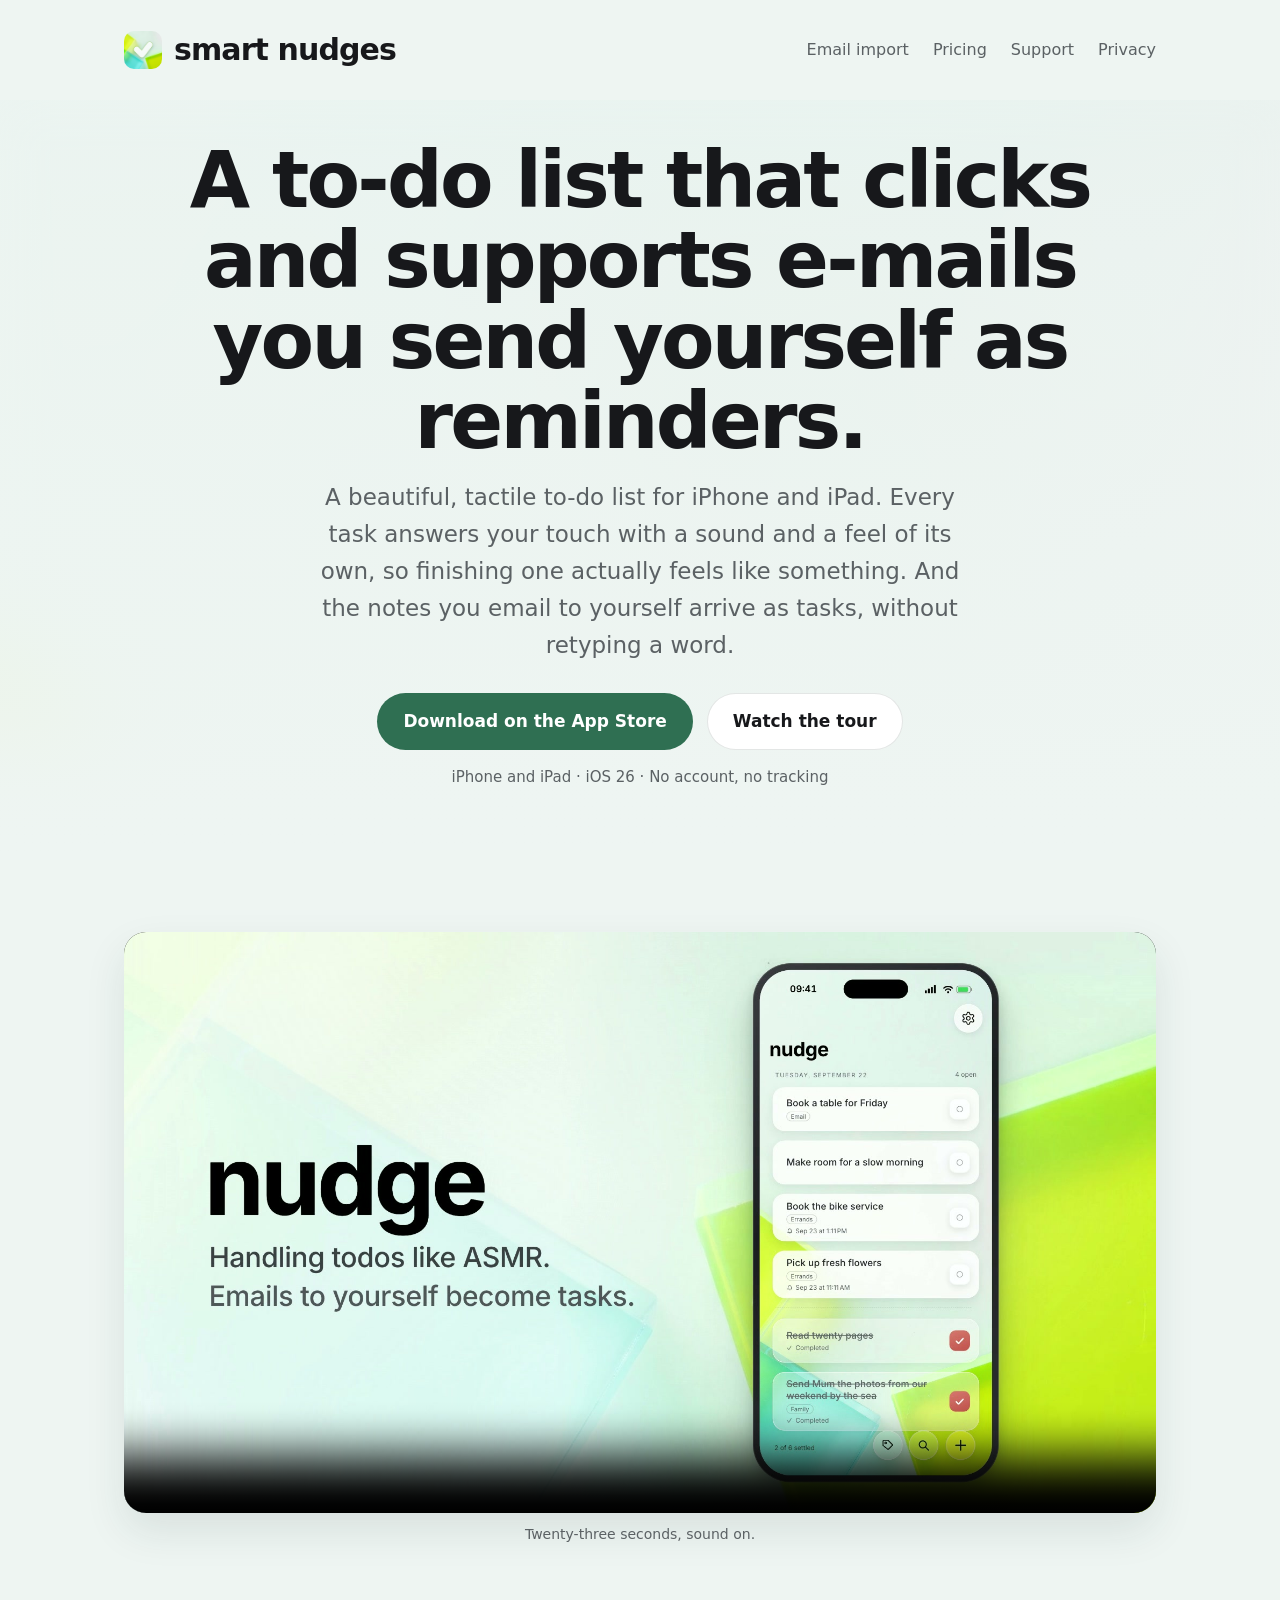
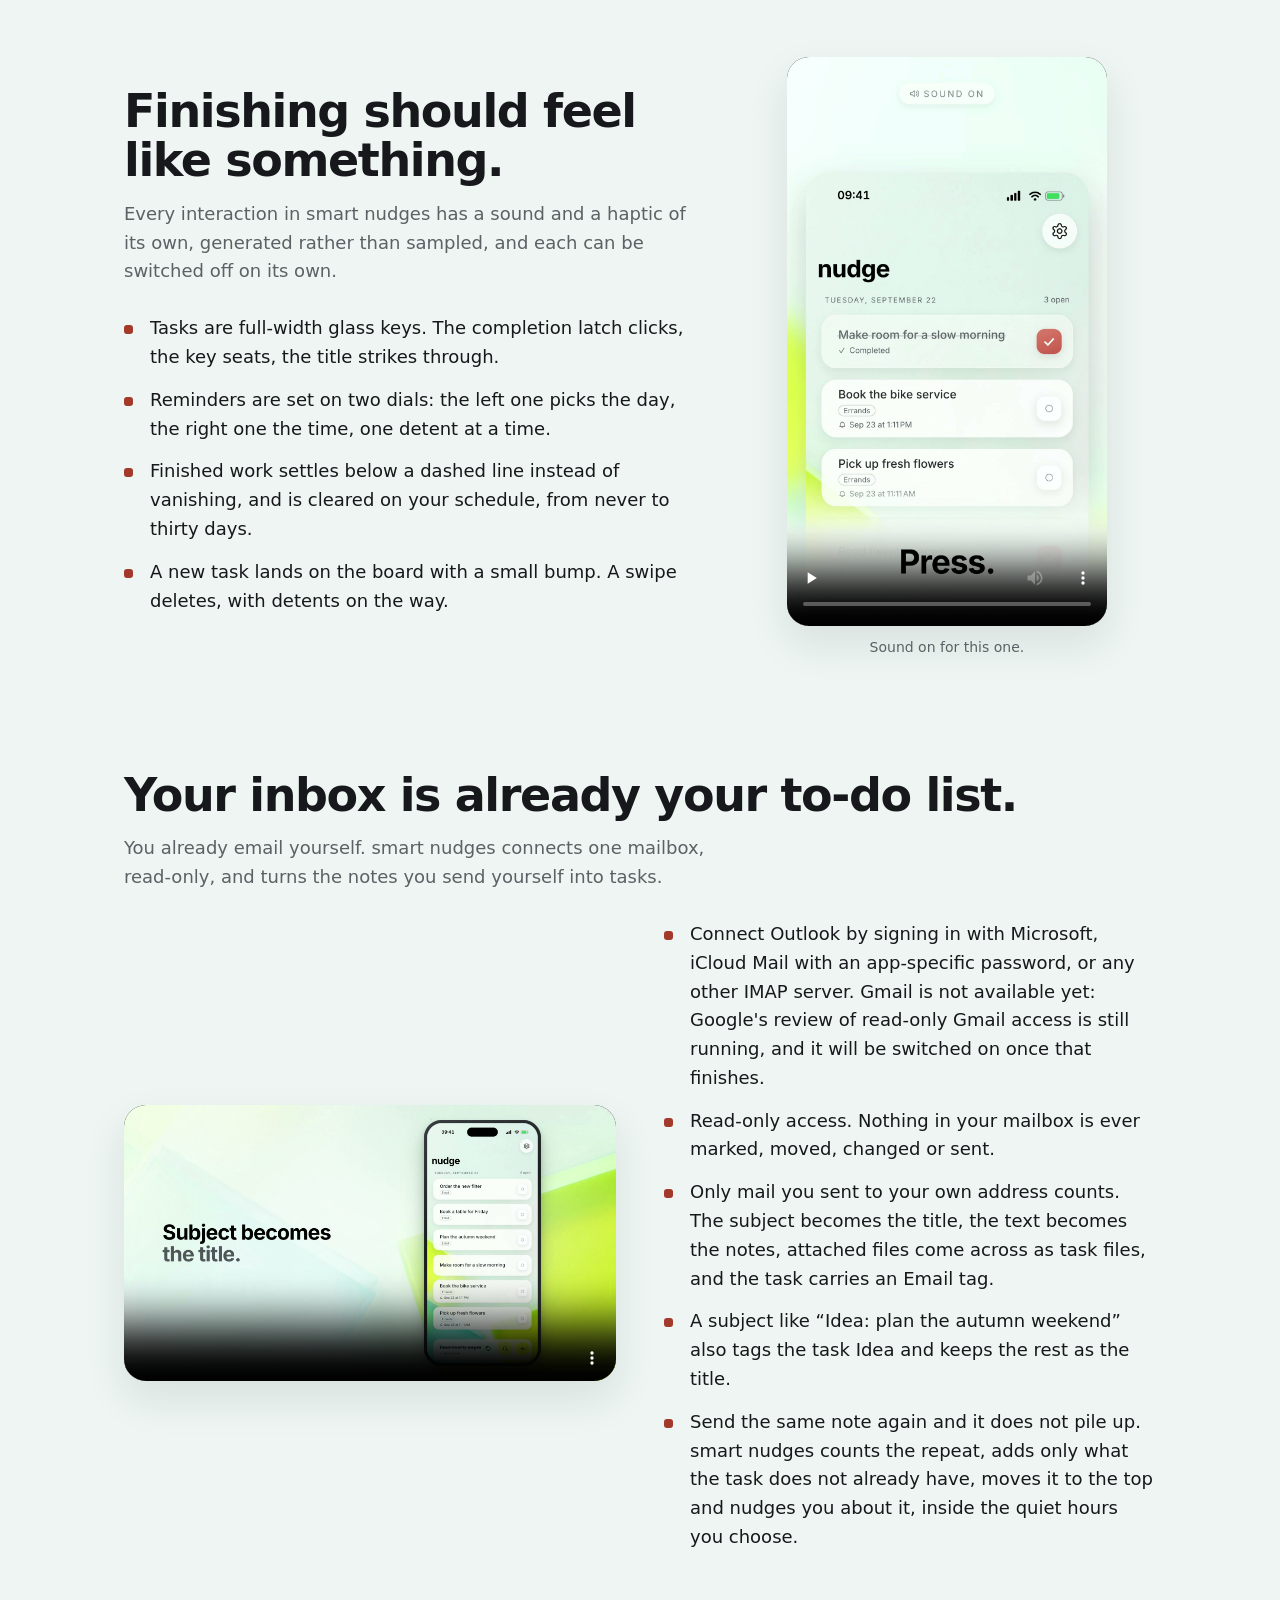
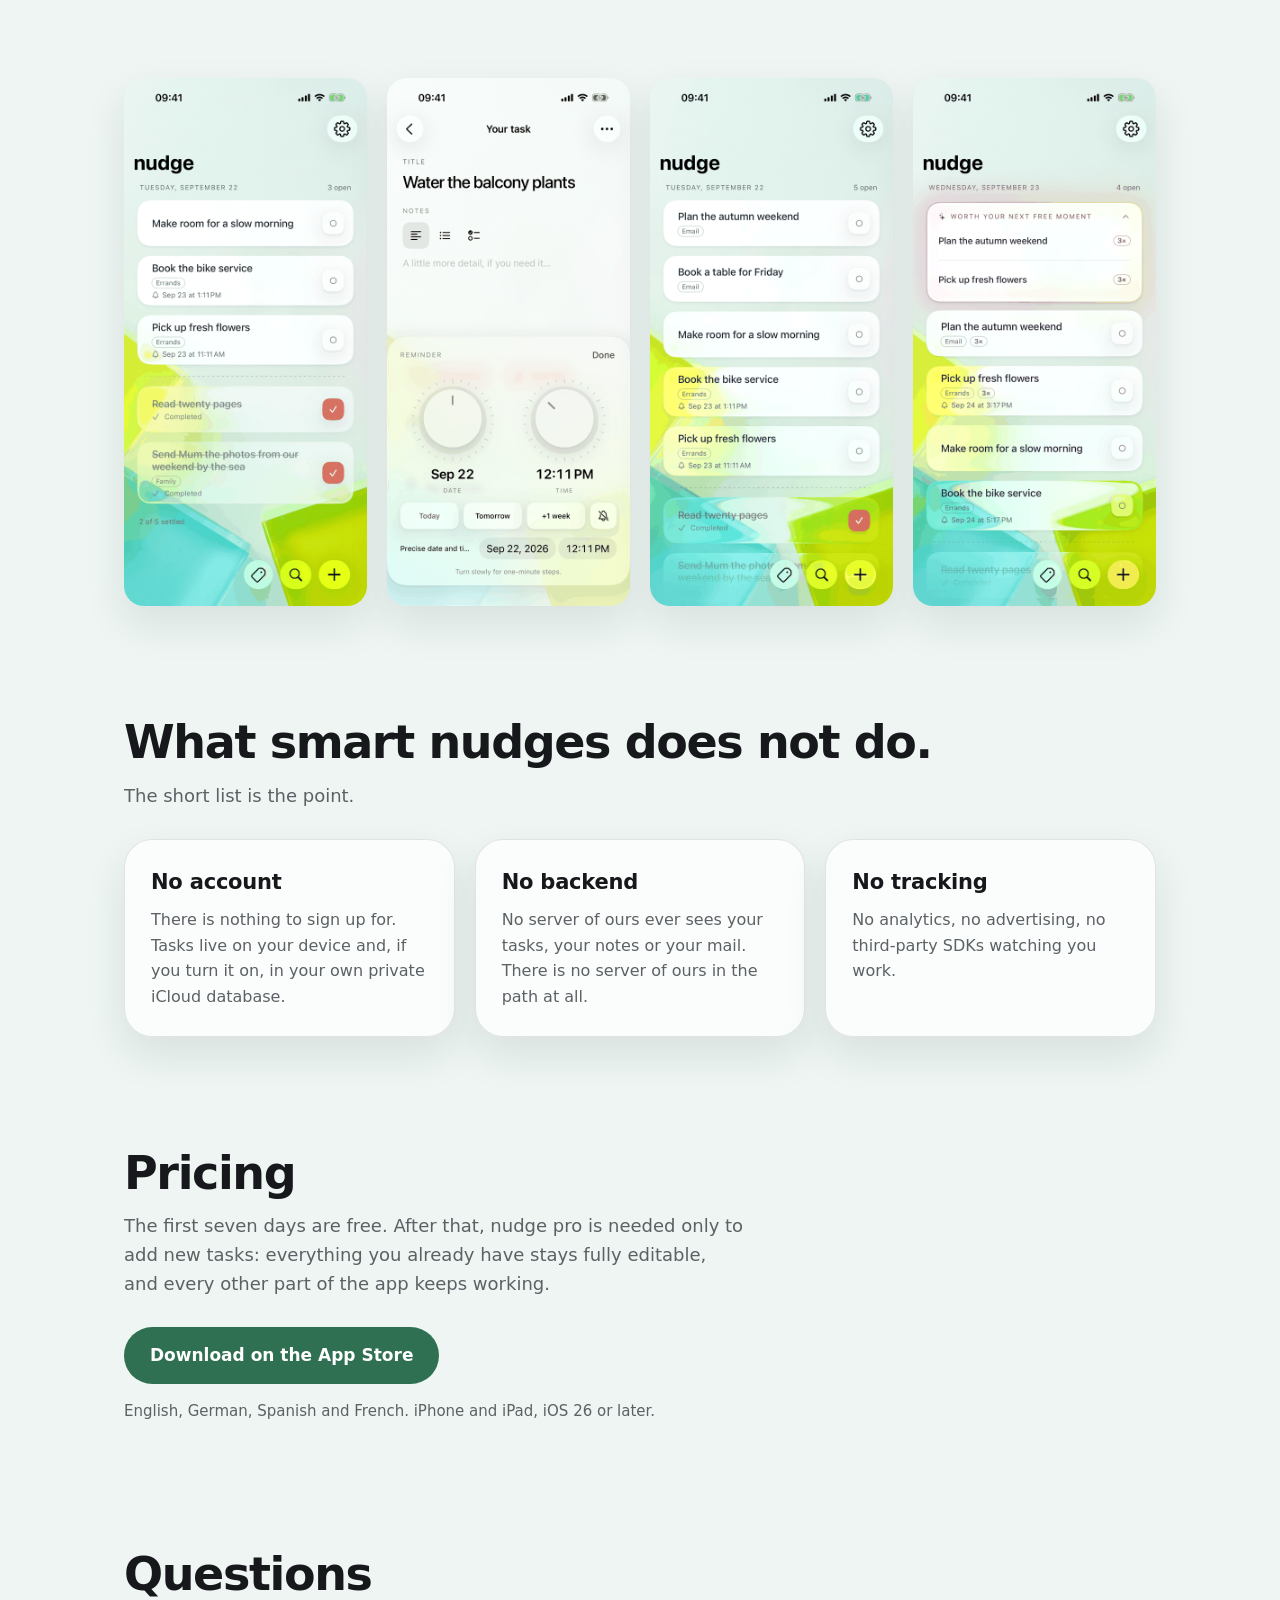
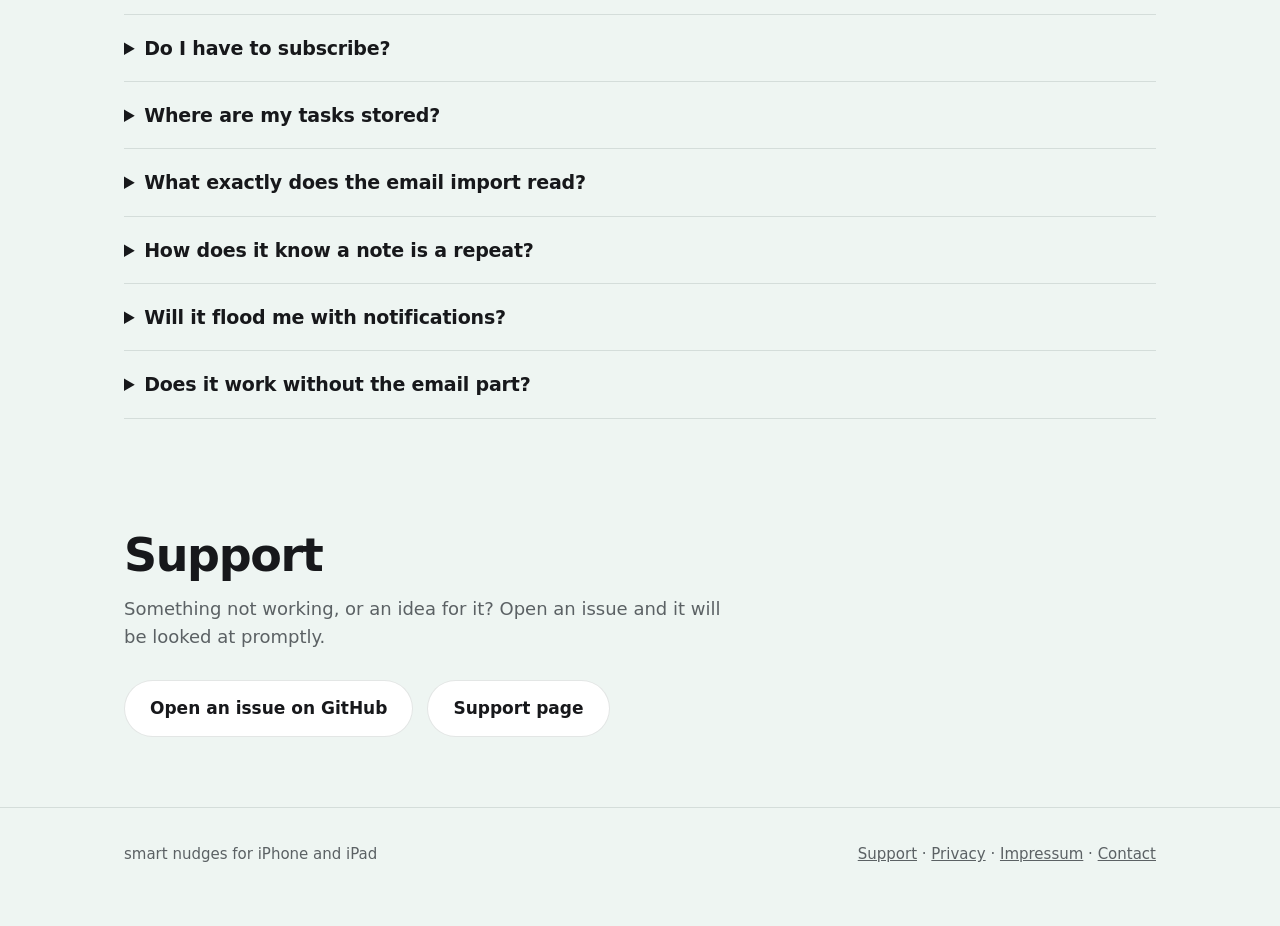
<file: index.html>
<!doctype html>
<html lang="en">
  <head>
    <meta charset="utf-8" />
    <meta name="viewport" content="width=device-width, initial-scale=1" />
    <title>smart nudges - a to-do list that clicks</title>
    <meta name="description" content="A beautiful, tactile to-do list for iPhone and iPad. Every task answers your touch with a sound and a feel of its own, and the notes you email to yourself arrive as tasks. Send the same one twice and it gets nudged, not duplicated." />
    <link rel="canonical" href="https://smart-nudges.net/" />
    <meta property="og:type" content="website" />
    <meta property="og:title" content="smart nudges - a to-do list that clicks" />
    <meta property="og:description" content="A beautiful, tactile to-do list for iPhone and iPad. Every task answers your touch with a sound and a feel of its own, and the notes you email to yourself arrive as tasks." />
    <meta property="og:image" content="https://smart-nudges.net/assets/img/tour.jpg" />
    <meta name="twitter:card" content="summary_large_image" />
    <meta name="twitter:title" content="smart nudges - a to-do list that clicks" />
    <meta name="twitter:description" content="A beautiful, tactile to-do list for iPhone and iPad. Every task answers your touch with a sound and a feel of its own, and the notes you email to yourself arrive as tasks." />
    <meta name="twitter:image" content="https://smart-nudges.net/assets/img/tour.jpg" />
    <link rel="apple-touch-icon" href="assets/img/icon-180.png" />
    <link rel="icon" href="assets/img/icon-180.png" />
    <link rel="stylesheet" href="site.css" />
  </head>
  <body>
    <header class="site-head">
      <a class="brand" href="./"><img src="assets/img/icon-180.png" alt="" />smart nudges</a>
      <nav class="site-nav">
        <a class="sm-hide" href="#email">Email import</a>
        <a class="sm-hide" href="#pricing">Pricing</a>
        <a href="support.html">Support</a>
        <a href="privacy.html">Privacy</a>
      </nav>
    </header>

    <div class="hero">
      <div class="hero-bg"></div>
      <div class="hero-fade"></div>
      <div class="wrap hero-inner">
        <h1>A to-do list that clicks and supports e-mails you send yourself as reminders.</h1>
        <p class="lede">
          A beautiful, tactile to-do list for iPhone and iPad. Every task answers your touch with a sound and a
          feel of its own, so finishing one actually feels like something. And the notes you email to yourself
          arrive as tasks, without retyping a word.
        </p>
        <div class="cta-row">
          <a class="btn" href="https://apps.apple.com/app/id6813884316">Download on the App Store</a>
          <a class="btn secondary" href="#tour">Watch the tour</a>
        </div>
        <p class="note">iPhone and iPad &middot; iOS 26 &middot; No account, no tracking</p>
      </div>
    </div>

    <section id="tour">
      <div class="wrap">
        <figure>
          <video controls playsinline preload="none" poster="assets/img/tour.jpg">
            <source src="assets/video/tour.mp4" type="video/mp4" />
          </video>
          <figcaption>Twenty-three seconds, sound on.</figcaption>
        </figure>
      </div>
    </section>

    <section id="feel">
      <div class="wrap split narrow-media">
        <div>
          <h2>Finishing should feel like something.</h2>
          <p class="sub">
            Every interaction in smart nudges has a sound and a haptic of its own, generated rather than sampled,
            and each can be switched off on its own.
          </p>
          <ul class="points">
            <li>Tasks are full-width glass keys. The completion latch clicks, the key seats, the title strikes through.</li>
            <li>Reminders are set on two dials: the left one picks the day, the right one the time, one detent at a time.</li>
            <li>Finished work settles below a dashed line instead of vanishing, and is cleared on your schedule, from never to thirty days.</li>
            <li>A new task lands on the board with a small bump. A swipe deletes, with detents on the way.</li>
          </ul>
        </div>
        <figure>
          <video class="portrait" controls playsinline preload="none" poster="assets/img/feel.jpg">
            <source src="assets/video/feel.mp4" type="video/mp4" />
          </video>
          <figcaption>Sound on for this one.</figcaption>
        </figure>
      </div>
    </section>

    <section id="email">
      <div class="wrap">
        <h2>Your inbox is already your to-do list.</h2>
        <p class="sub">
          You already email yourself. smart nudges connects one mailbox, read-only, and turns the notes you send
          yourself into tasks.
        </p>
        <div class="split">
          <figure>
            <video controls playsinline preload="none" poster="assets/img/email.jpg">
              <source src="assets/video/email.mp4" type="video/mp4" />
            </video>
          </figure>
          <ul class="points">
            <li>Connect Outlook by signing in with Microsoft, iCloud Mail with an app-specific password, or any other IMAP server. Gmail is not available yet: Google's review of read-only Gmail access is still running, and it will be switched on once that finishes.</li>
            <li>Read-only access. Nothing in your mailbox is ever marked, moved, changed or sent.</li>
            <li>Only mail you sent to your own address counts. The subject becomes the title, the text becomes the notes, attached files come across as task files, and the task carries an Email tag.</li>
            <li>A subject like &ldquo;Idea: plan the autumn weekend&rdquo; also tags the task Idea and keeps the rest as the title.</li>
            <li>Send the same note again and it does not pile up. smart nudges counts the repeat, adds only what the task does not already have, moves it to the top and nudges you about it, inside the quiet hours you choose.</li>
          </ul>
        </div>
      </div>
    </section>

    <section id="shots">
      <div class="wrap">
        <div class="shots">
          <img src="assets/img/01-board.png" alt="The smart nudges board with open and completed tasks" />
          <img src="assets/img/04-reminder.png" alt="The two-dial reminder tray" />
          <img src="assets/img/11-board-with-email-tasks.png" alt="Imported emails on the board with an Email tag" />
          <img src="assets/img/12-nudge-card.png" alt="The glowing card for a note that arrived again" />
        </div>
      </div>
    </section>

    <section id="private">
      <div class="wrap">
        <h2>What smart nudges does not do.</h2>
        <p class="sub">The short list is the point.</p>
        <div class="cards">
          <div class="card">
            <h3>No account</h3>
            <p>There is nothing to sign up for. Tasks live on your device and, if you turn it on, in your own private iCloud database.</p>
          </div>
          <div class="card">
            <h3>No backend</h3>
            <p>No server of ours ever sees your tasks, your notes or your mail. There is no server of ours in the path at all.</p>
          </div>
          <div class="card">
            <h3>No tracking</h3>
            <p>No analytics, no advertising, no third-party SDKs watching you work.</p>
          </div>
        </div>
      </div>
    </section>

    <section id="pricing">
      <div class="wrap">
        <h2>Pricing</h2>
        <p class="sub">
          The first seven days are free. After that, nudge pro is needed only to add new tasks: everything you
          already have stays fully editable, and every other part of the app keeps working.
        </p>
        <div class="cta-row" style="justify-content: flex-start">
          <a class="btn" href="https://apps.apple.com/app/id6813884316">Download on the App Store</a>
        </div>
        <p class="note">English, German, Spanish and French. iPhone and iPad, iOS 26 or later.</p>
      </div>
    </section>

    <section id="faq">
      <div class="wrap">
        <h2>Questions</h2>
        <div class="faq">
          <details>
            <summary>Do I have to subscribe?</summary>
            <p>No. The first seven days are free. Afterwards, nudge pro is needed only to add new tasks. Everything you already have stays fully editable.</p>
          </details>
          <details>
            <summary>Where are my tasks stored?</summary>
            <p>On your device and, if iCloud sync is on, in the private database of your own iCloud account. The developer has no access to it.</p>
          </details>
          <details>
            <summary>What exactly does the email import read?</summary>
            <p>Only messages in your inbox whose sender and recipient are your own address, or one of the extra sender addresses you list. It reads the subject, the text and any attached files to create the task, and nothing else. It never marks, moves, deletes or sends mail.</p>
          </details>
          <details>
            <summary>How does it know a note is a repeat?</summary>
            <p>Arriving subjects are compared with your open tasks by word overlap, ignoring reply markers and punctuation. A close match joins the task it repeats and raises its count instead of creating a second one.</p>
          </details>
          <details>
            <summary>Will it flood me with notifications?</summary>
            <p>No. Repeated tasks are offered at most the number of times a day you choose, never inside your quiet hours, and a task you keep putting off stops being offered.</p>
          </details>
          <details>
            <summary>Does it work without the email part?</summary>
            <p>Yes. Email import is optional and off until you connect a mailbox in Settings.</p>
          </details>
        </div>
      </div>
    </section>

    <section id="support">
      <div class="wrap">
        <h2>Support</h2>
        <p class="sub">
          Something not working, or an idea for it? Open an issue and it will be looked at promptly.
        </p>
        <div class="cta-row" style="justify-content: flex-start">
          <a class="btn secondary" href="https://github.com/dsahm/nudge-site/issues">Open an issue on GitHub</a>
          <a class="btn secondary" href="support.html">Support page</a>
        </div>
      </div>
    </section>

    <footer class="site-foot">
      <div class="wrap">
        <span>smart nudges for iPhone and iPad</span>
        <span>
          <a href="support.html">Support</a> &middot;
          <a href="privacy.html">Privacy</a> &middot;
          <a href="impressum.html">Impressum</a> &middot;
          <a href="https://github.com/dsahm/nudge-site/issues">Contact</a>
        </span>
      </div>
    </footer>
  </body>
</html>
</file>
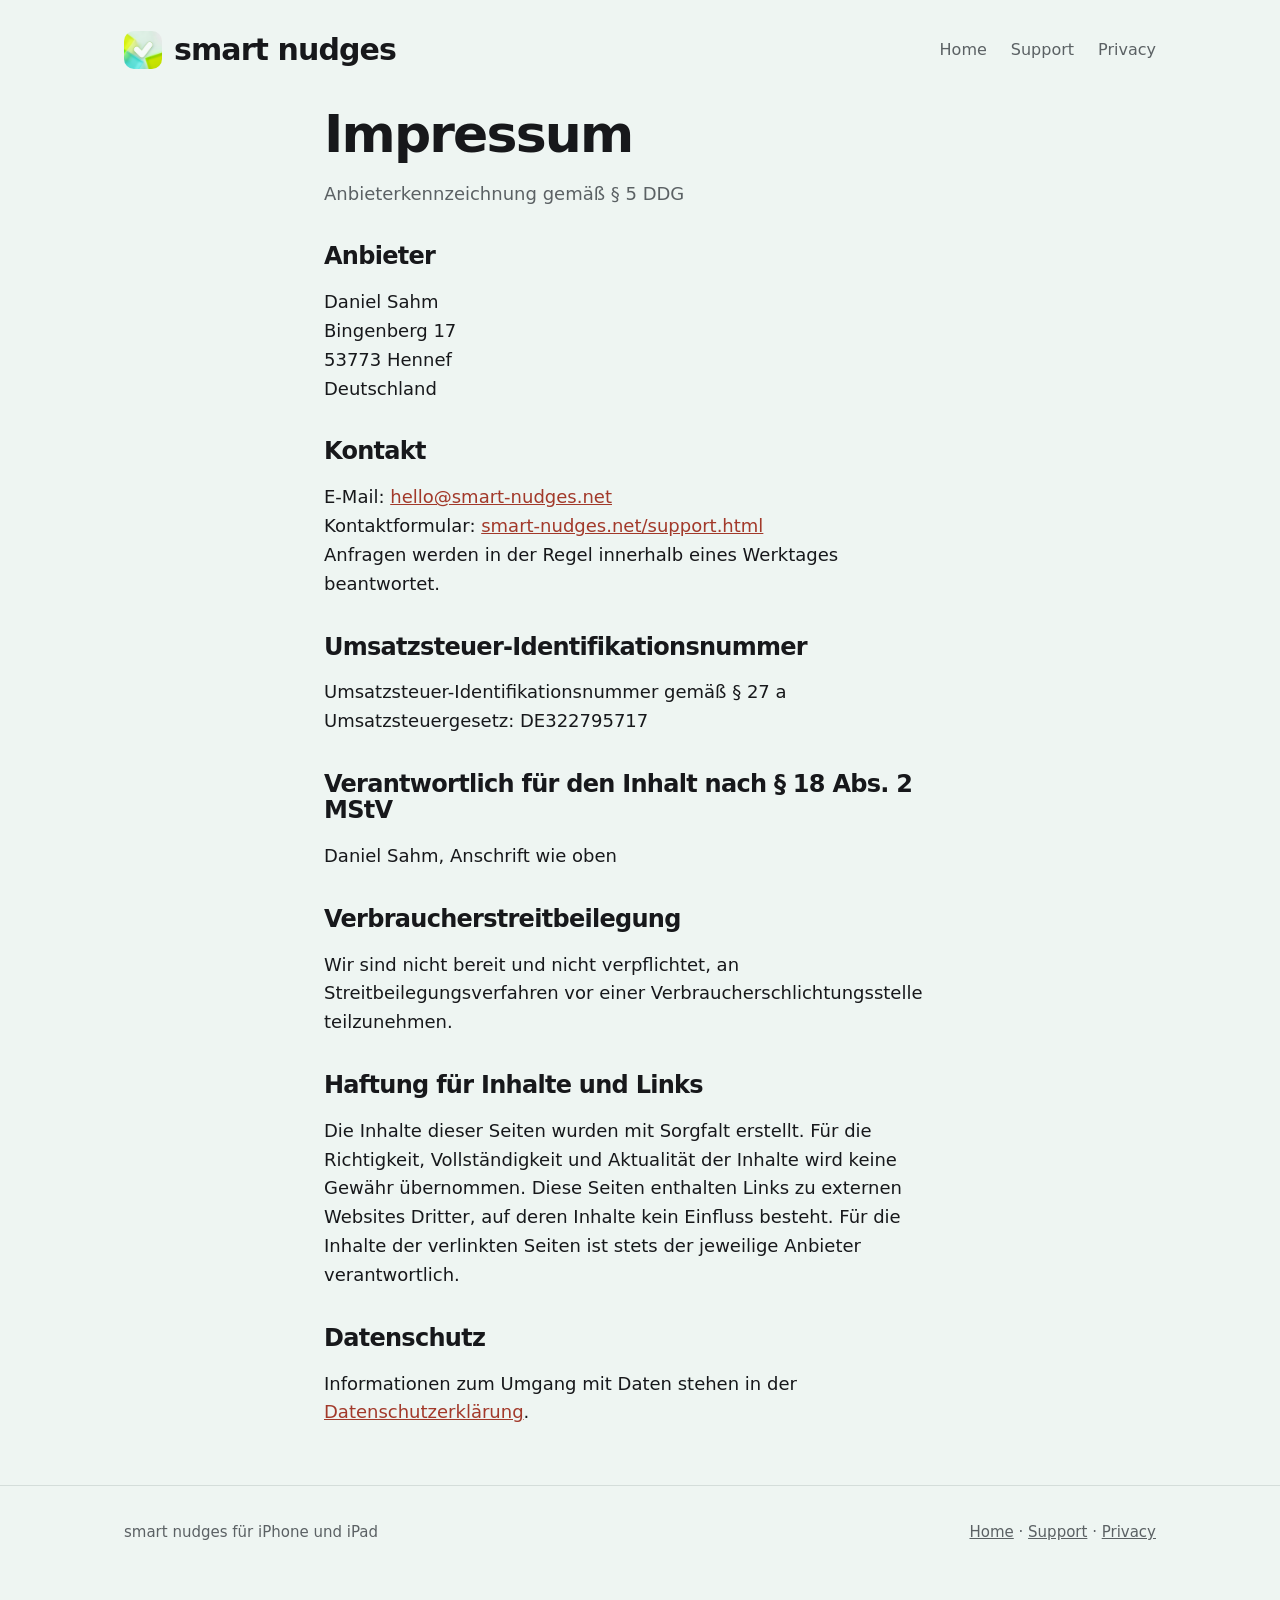
<file: impressum.html>
<!doctype html>
<html lang="de">
  <head>
    <meta charset="utf-8" />
    <meta name="viewport" content="width=device-width, initial-scale=1" />
    <title>smart nudges - Impressum</title>
    <meta name="description" content="Impressum und Anbieterkennzeichnung für smart nudges, eine To-do-App für iPhone und iPad." />
    <link rel="apple-touch-icon" href="assets/img/icon-180.png" />
    <link rel="icon" href="assets/img/icon-180.png" />
    <link rel="stylesheet" href="site.css" />
  </head>
  <body>
    <header class="site-head">
      <a class="brand" href="./"><img src="assets/img/icon-180.png" alt="" />smart nudges</a>
      <nav class="site-nav">
        <a href="./">Home</a>
        <a href="support.html">Support</a>
        <a href="privacy.html">Privacy</a>
      </nav>
    </header>

    <main class="prose">
      <h1>Impressum</h1>
      <p class="muted">Anbieterkennzeichnung gemäß § 5 DDG</p>

      <h2>Anbieter</h2>
      <p>
        Daniel Sahm<br />
        Bingenberg 17<br />
        53773 Hennef<br />
        Deutschland
      </p>

      <h2>Kontakt</h2>
      <p>
        E-Mail: <a href="mailto:hello@smart-nudges.net">hello@smart-nudges.net</a><br />
        Kontaktformular: <a href="support.html#contact">smart-nudges.net/support.html</a><br />
        Anfragen werden in der Regel innerhalb eines Werktages beantwortet.
      </p>

      <h2>Umsatzsteuer-Identifikationsnummer</h2>
      <p>Umsatzsteuer-Identifikationsnummer gemäß § 27 a Umsatzsteuergesetz: DE322795717</p>

      <h2>Verantwortlich für den Inhalt nach § 18 Abs. 2 MStV</h2>
      <p>Daniel Sahm, Anschrift wie oben</p>

      <h2>Verbraucherstreitbeilegung</h2>
      <p>
        Wir sind nicht bereit und nicht verpflichtet, an Streitbeilegungsverfahren vor einer
        Verbraucherschlichtungsstelle teilzunehmen.
      </p>

      <h2>Haftung für Inhalte und Links</h2>
      <p>
        Die Inhalte dieser Seiten wurden mit Sorgfalt erstellt. Für die Richtigkeit, Vollständigkeit und
        Aktualität der Inhalte wird keine Gewähr übernommen. Diese Seiten enthalten Links zu externen
        Websites Dritter, auf deren Inhalte kein Einfluss besteht. Für die Inhalte der verlinkten Seiten
        ist stets der jeweilige Anbieter verantwortlich.
      </p>

      <h2>Datenschutz</h2>
      <p>Informationen zum Umgang mit Daten stehen in der <a href="privacy.html">Datenschutzerklärung</a>.</p>
    </main>

    <footer class="site-foot">
      <div class="wrap">
        <span>smart nudges für iPhone und iPad</span>
        <span>
          <a href="./">Home</a> &middot;
          <a href="support.html">Support</a> &middot;
          <a href="privacy.html">Privacy</a>
        </span>
      </div>
    </footer>
  </body>
</html>
</file>
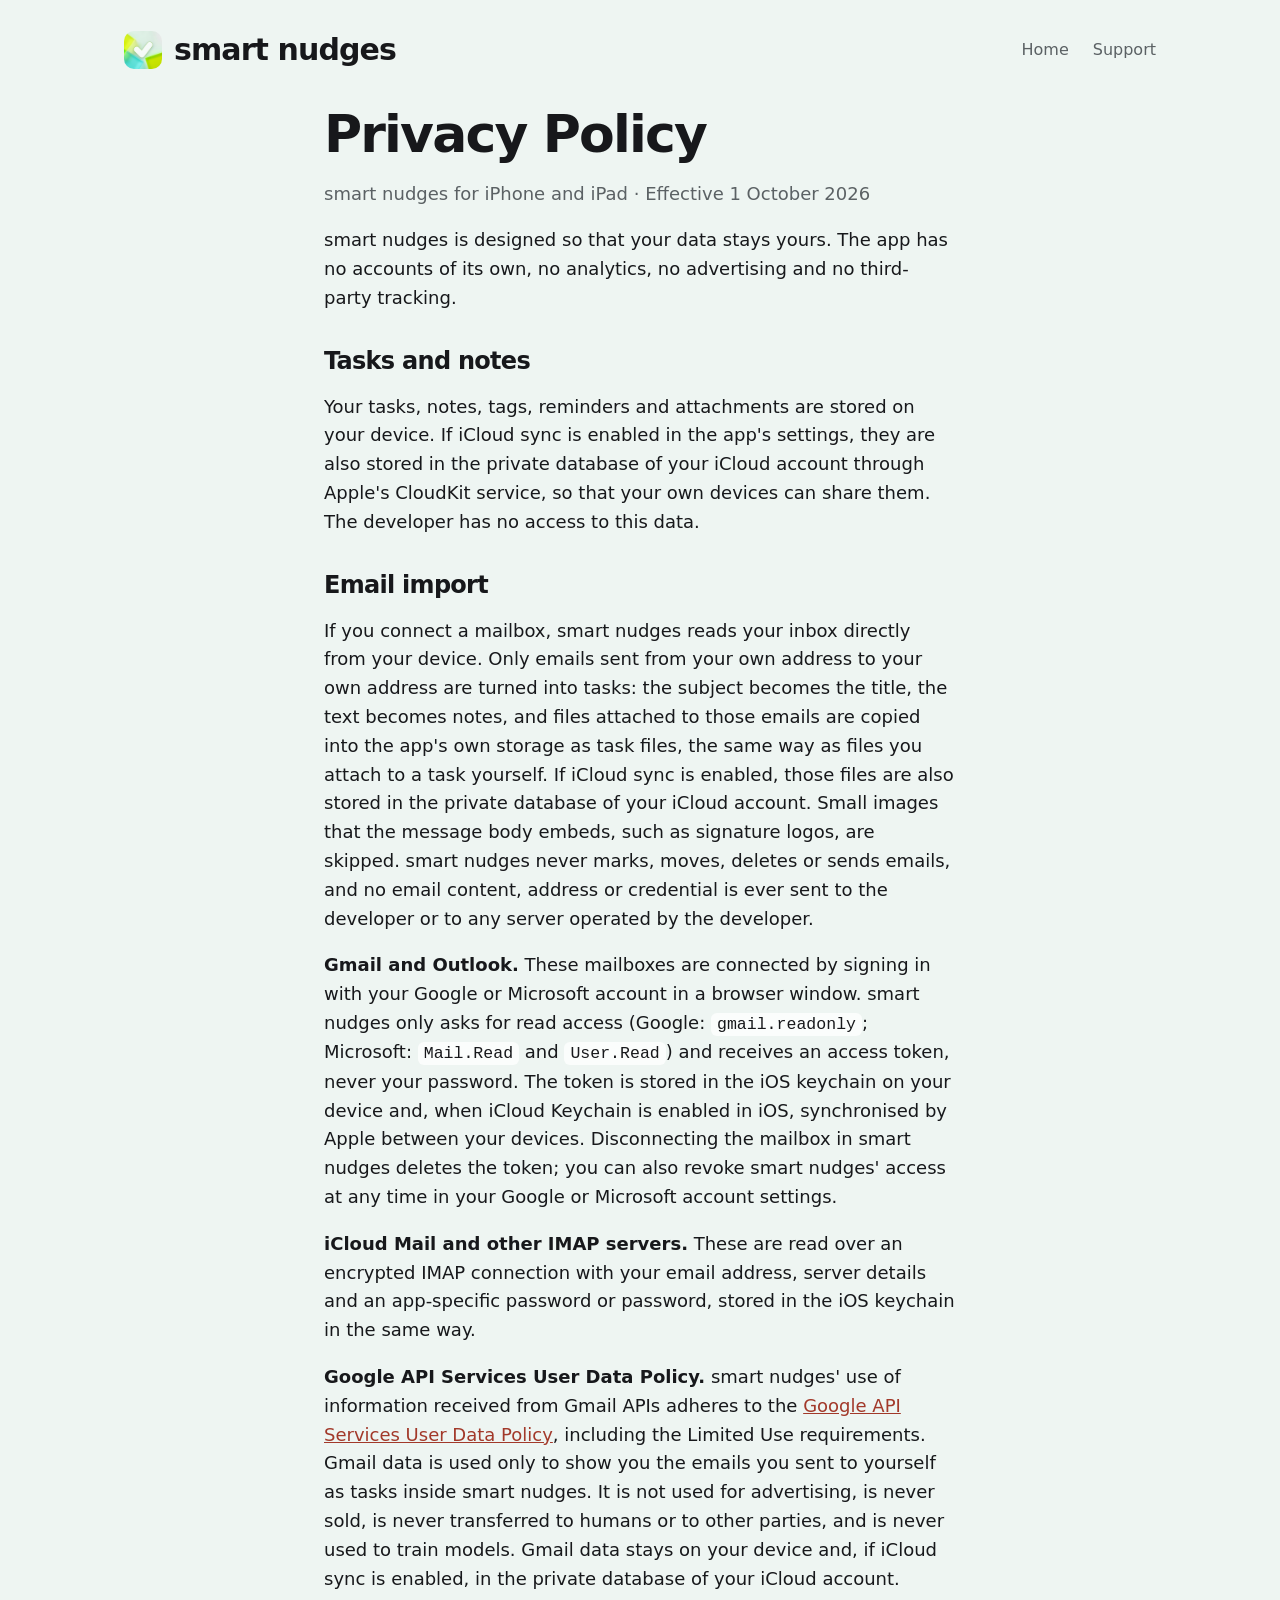
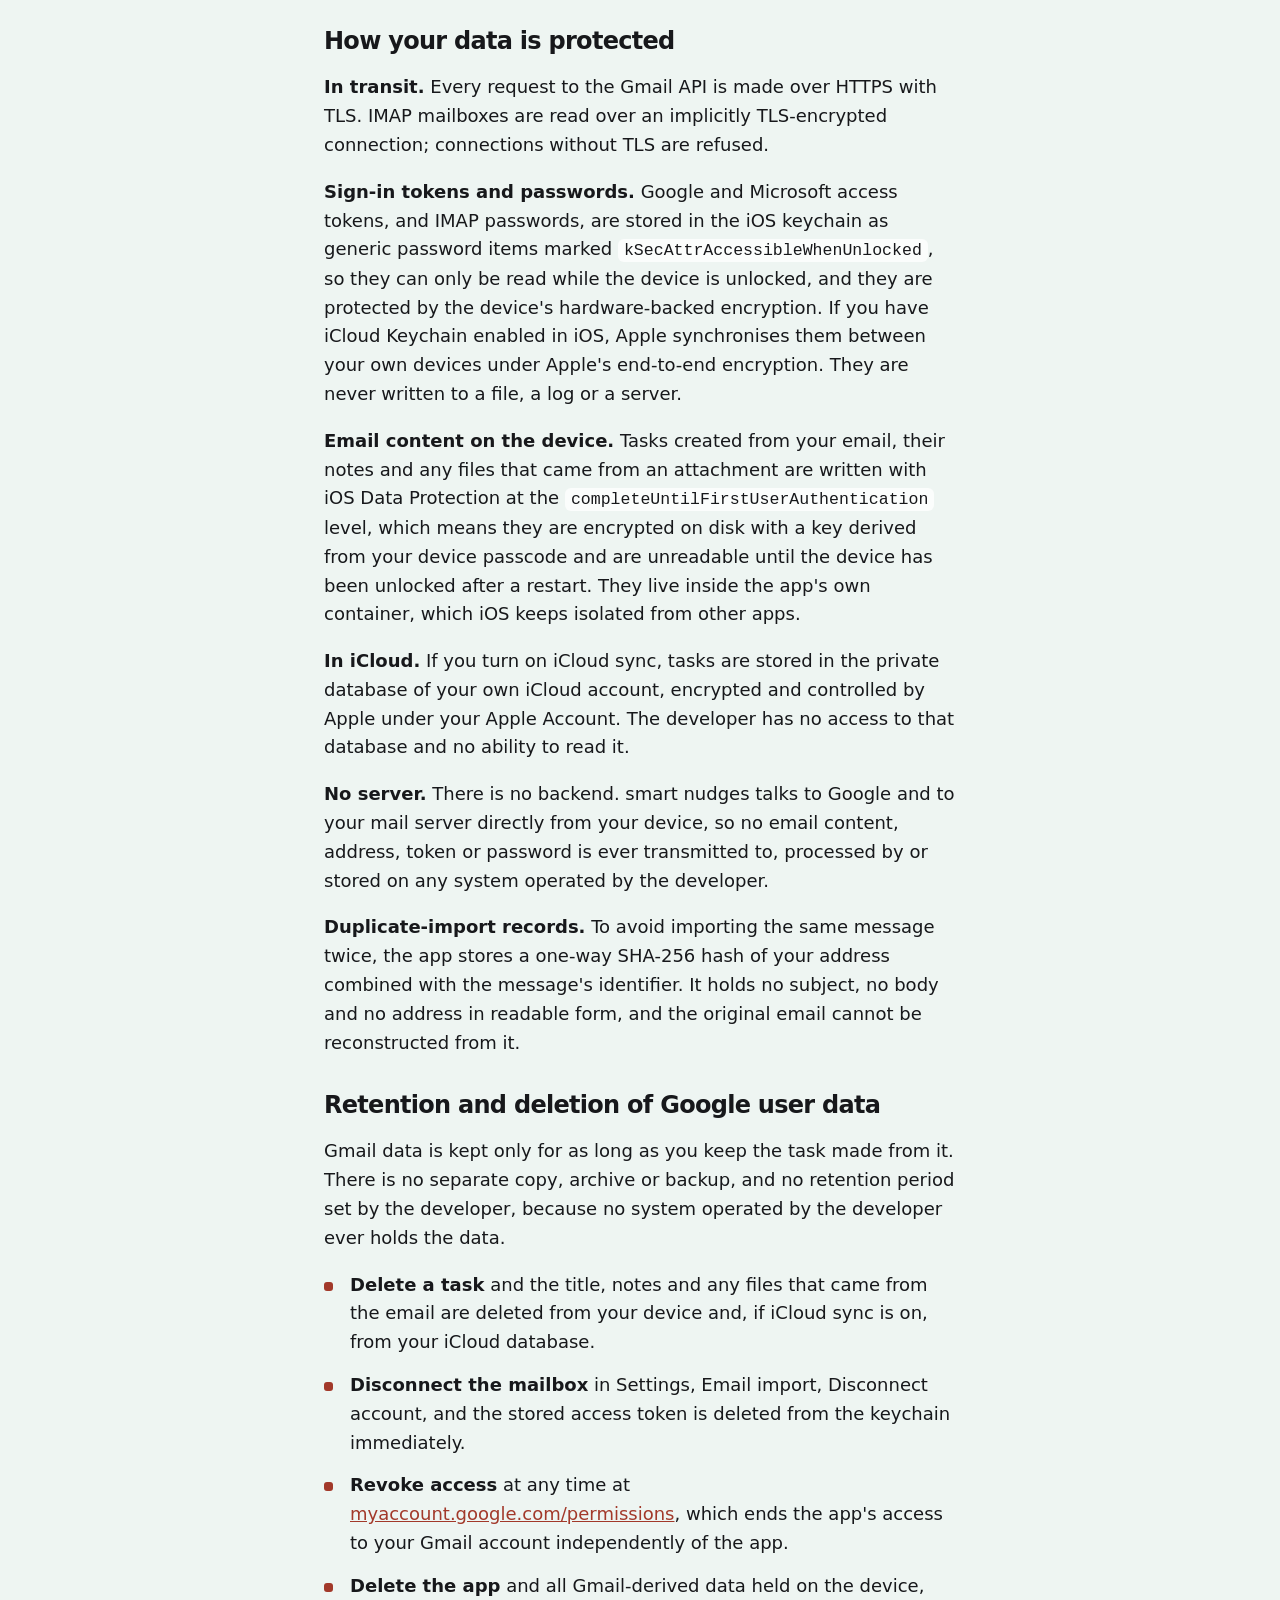
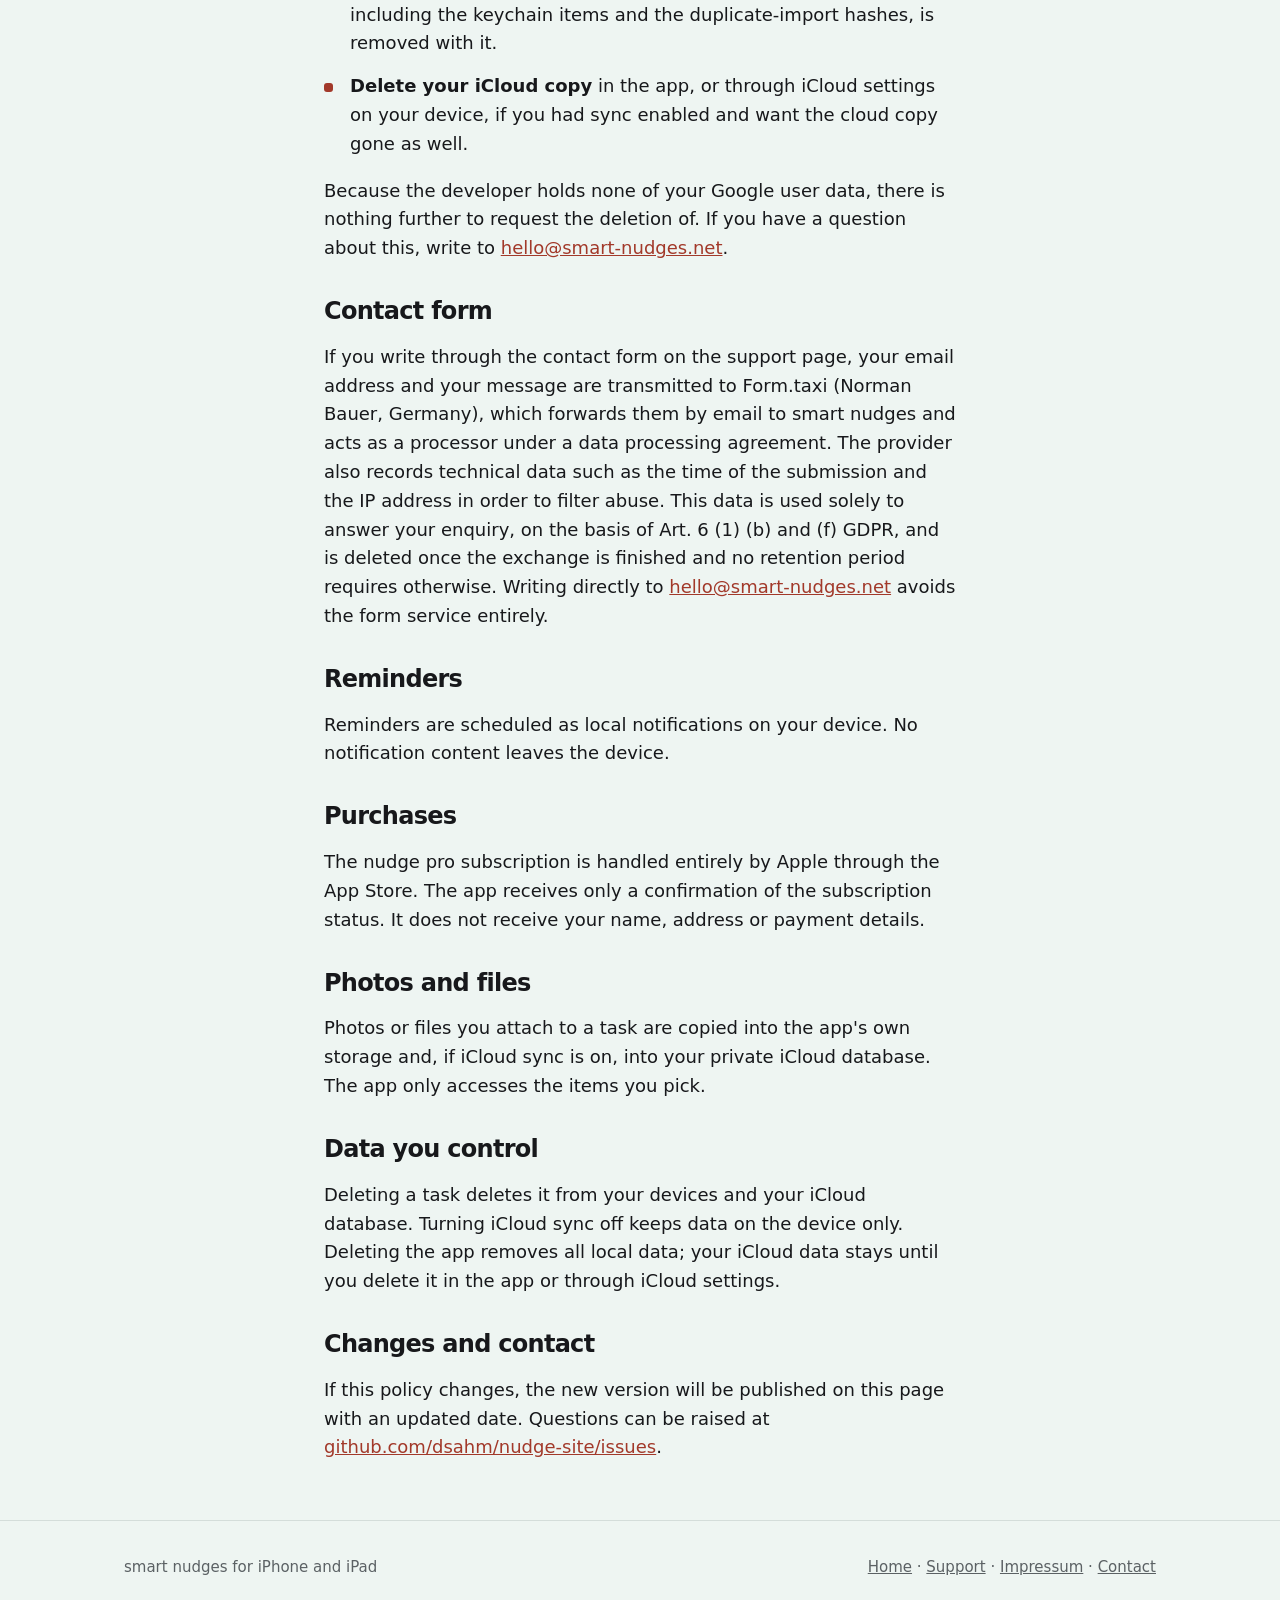
<file: privacy.html>
<!doctype html>
<html lang="en">
  <head>
    <meta charset="utf-8" />
    <meta name="viewport" content="width=device-width, initial-scale=1" />
    <title>smart nudges - Privacy Policy</title>
    <meta name="description" content="Privacy policy for smart nudges, a to-do app for iPhone and iPad." />
    <link rel="apple-touch-icon" href="assets/img/icon-180.png" />
    <link rel="icon" href="assets/img/icon-180.png" />
    <link rel="stylesheet" href="site.css" />
  </head>
  <body>
    <header class="site-head">
      <a class="brand" href="./"><img src="assets/img/icon-180.png" alt="" />smart nudges</a>
      <nav class="site-nav">
        <a href="./">Home</a>
        <a href="support.html">Support</a>
      </nav>
    </header>

    <main class="prose">
      <h1>Privacy Policy</h1>
      <p class="muted">smart nudges for iPhone and iPad · Effective 1 October 2026</p>
      
      <p>smart nudges is designed so that your data stays yours. The app has no accounts of its own, no analytics, no advertising and no third-party tracking.</p>
      
      <h2>Tasks and notes</h2>
      <p>Your tasks, notes, tags, reminders and attachments are stored on your device. If iCloud sync is enabled in the app's settings, they are also stored in the private database of your iCloud account through Apple's CloudKit service, so that your own devices can share them. The developer has no access to this data.</p>
      
      <h2>Email import</h2>
      <p>If you connect a mailbox, smart nudges reads your inbox directly from your device. Only emails sent from your own address to your own address are turned into tasks: the subject becomes the title, the text becomes notes, and files attached to those emails are copied into the app's own storage as task files, the same way as files you attach to a task yourself. If iCloud sync is enabled, those files are also stored in the private database of your iCloud account. Small images that the message body embeds, such as signature logos, are skipped. smart nudges never marks, moves, deletes or sends emails, and no email content, address or credential is ever sent to the developer or to any server operated by the developer.</p>
      <p><strong>Gmail and Outlook.</strong> These mailboxes are connected by signing in with your Google or Microsoft account in a browser window. smart nudges only asks for read access (Google: <code>gmail.readonly</code>; Microsoft: <code>Mail.Read</code> and <code>User.Read</code>) and receives an access token, never your password. The token is stored in the iOS keychain on your device and, when iCloud Keychain is enabled in iOS, synchronised by Apple between your devices. Disconnecting the mailbox in smart nudges deletes the token; you can also revoke smart nudges' access at any time in your Google or Microsoft account settings.</p>
      <p><strong>iCloud Mail and other IMAP servers.</strong> These are read over an encrypted IMAP connection with your email address, server details and an app-specific password or password, stored in the iOS keychain in the same way.</p>
      <p><strong>Google API Services User Data Policy.</strong> smart nudges' use of information received from Gmail APIs adheres to the <a href="https://developers.google.com/terms/api-services-user-data-policy#additional_requirements_for_specific_api_scopes">Google API Services User Data Policy</a>, including the Limited Use requirements. Gmail data is used only to show you the emails you sent to yourself as tasks inside smart nudges. It is not used for advertising, is never sold, is never transferred to humans or to other parties, and is never used to train models. Gmail data stays on your device and, if iCloud sync is enabled, in the private database of your iCloud account.</p>
      
      <h2>How your data is protected</h2>
      <p>
        <strong>In transit.</strong> Every request to the Gmail API is made over HTTPS with TLS. IMAP mailboxes are
        read over an implicitly TLS-encrypted connection; connections without TLS are refused.
      </p>
      <p>
        <strong>Sign-in tokens and passwords.</strong> Google and Microsoft access tokens, and IMAP passwords, are
        stored in the iOS keychain as generic password items marked <code>kSecAttrAccessibleWhenUnlocked</code>, so
        they can only be read while the device is unlocked, and they are protected by the device's hardware-backed
        encryption. If you have iCloud Keychain enabled in iOS, Apple synchronises them between your own devices
        under Apple's end-to-end encryption. They are never written to a file, a log or a server.
      </p>
      <p>
        <strong>Email content on the device.</strong> Tasks created from your email, their notes and any files that
        came from an attachment are written with iOS Data Protection at the
        <code>completeUntilFirstUserAuthentication</code> level, which means they are encrypted on disk with a key
        derived from your device passcode and are unreadable until the device has been unlocked after a restart.
        They live inside the app's own container, which iOS keeps isolated from other apps.
      </p>
      <p>
        <strong>In iCloud.</strong> If you turn on iCloud sync, tasks are stored in the private database of your own
        iCloud account, encrypted and controlled by Apple under your Apple Account. The developer has no access to
        that database and no ability to read it.
      </p>
      <p>
        <strong>No server.</strong> There is no backend. smart nudges talks to Google and to your mail server
        directly from your device, so no email content, address, token or password is ever transmitted to, processed
        by or stored on any system operated by the developer.
      </p>
      <p>
        <strong>Duplicate-import records.</strong> To avoid importing the same message twice, the app stores a
        one-way SHA-256 hash of your address combined with the message's identifier. It holds no subject, no body
        and no address in readable form, and the original email cannot be reconstructed from it.
      </p>

      <h2>Retention and deletion of Google user data</h2>
      <p>
        Gmail data is kept only for as long as you keep the task made from it. There is no separate copy, archive or
        backup, and no retention period set by the developer, because no system operated by the developer ever holds
        the data.
      </p>
      <ul class="points">
        <li><strong>Delete a task</strong> and the title, notes and any files that came from the email are deleted
          from your device and, if iCloud sync is on, from your iCloud database.</li>
        <li><strong>Disconnect the mailbox</strong> in Settings, Email import, Disconnect account, and the stored
          access token is deleted from the keychain immediately.</li>
        <li><strong>Revoke access</strong> at any time at
          <a href="https://myaccount.google.com/permissions">myaccount.google.com/permissions</a>, which ends the
          app's access to your Gmail account independently of the app.</li>
        <li><strong>Delete the app</strong> and all Gmail-derived data held on the device, including the keychain
          items and the duplicate-import hashes, is removed with it.</li>
        <li><strong>Delete your iCloud copy</strong> in the app, or through iCloud settings on your device, if you
          had sync enabled and want the cloud copy gone as well.</li>
      </ul>
      <p>
        Because the developer holds none of your Google user data, there is nothing further to request the deletion
        of. If you have a question about this, write to
        <a href="mailto:hello@smart-nudges.net">hello@smart-nudges.net</a>.
      </p>

      <h2>Contact form</h2>
      <p>
        If you write through the contact form on the support page, your email address and your message are
        transmitted to Form.taxi (Norman Bauer, Germany), which forwards them by email to smart nudges and
        acts as a processor under a data processing agreement. The provider also records technical data such
        as the time of the submission and the IP address in order to filter abuse. This data is used solely to
        answer your enquiry, on the basis of Art. 6 (1) (b) and (f) GDPR, and is deleted once the exchange is
        finished and no retention period requires otherwise. Writing directly to
        <a href="mailto:hello@smart-nudges.net">hello@smart-nudges.net</a> avoids the form service entirely.
      </p>

      <h2>Reminders</h2>
      <p>Reminders are scheduled as local notifications on your device. No notification content leaves the device.</p>
      
      <h2>Purchases</h2>
      <p>The nudge pro subscription is handled entirely by Apple through the App Store. The app receives only a confirmation of the subscription status. It does not receive your name, address or payment details.</p>
      
      <h2>Photos and files</h2>
      <p>Photos or files you attach to a task are copied into the app's own storage and, if iCloud sync is on, into your private iCloud database. The app only accesses the items you pick.</p>
      
      <h2>Data you control</h2>
      <p>Deleting a task deletes it from your devices and your iCloud database. Turning iCloud sync off keeps data on the device only. Deleting the app removes all local data; your iCloud data stays until you delete it in the app or through iCloud settings.</p>
      
      <h2>Changes and contact</h2>
      <p>If this policy changes, the new version will be published on this page with an updated date. Questions can be raised at <a href="https://github.com/dsahm/nudge-site/issues">github.com/dsahm/nudge-site/issues</a>.</p>
    </main>

    <footer class="site-foot">
      <div class="wrap">
        <span>smart nudges for iPhone and iPad</span>
        <span>
          <a href="./">Home</a> &middot;
          <a href="support.html">Support</a> &middot;
          <a href="impressum.html">Impressum</a> &middot;
          <a href="https://github.com/dsahm/nudge-site/issues">Contact</a>
        </span>
      </div>
    </footer>
  </body>
</html>
</file>
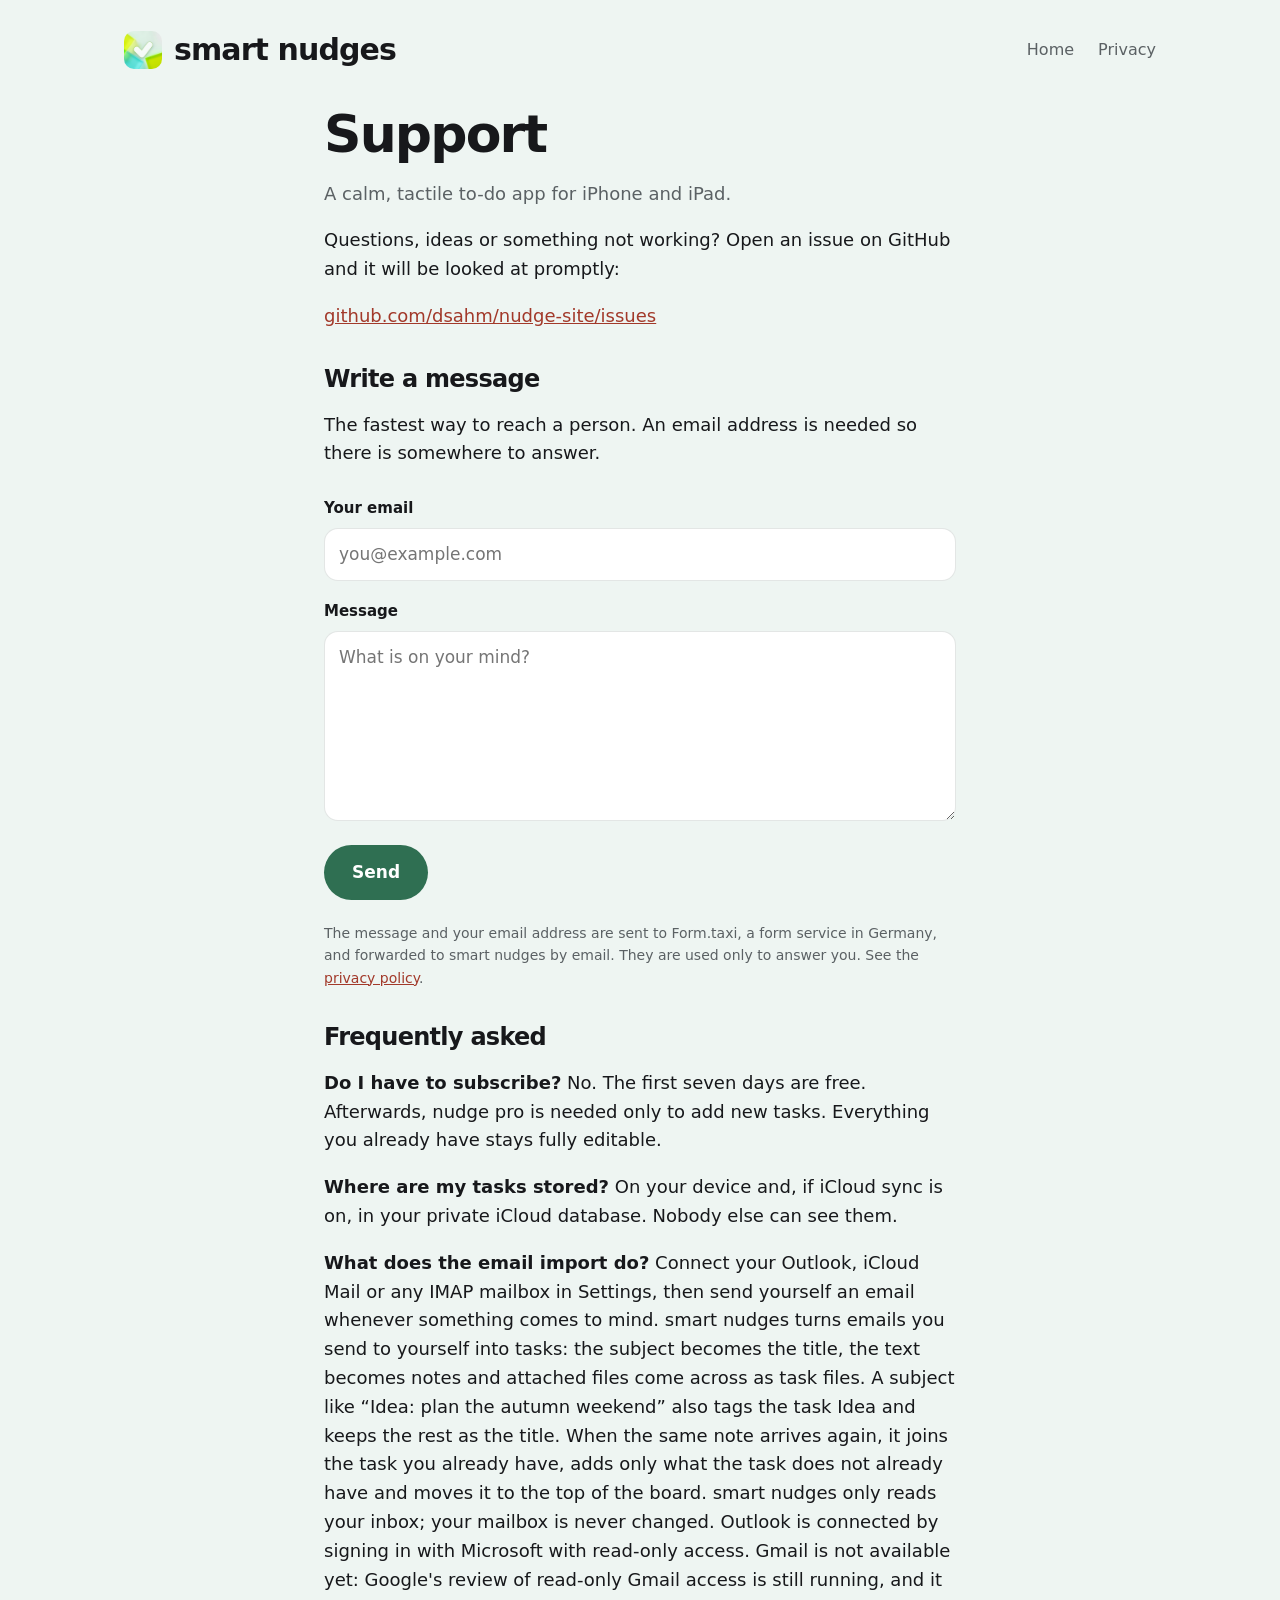
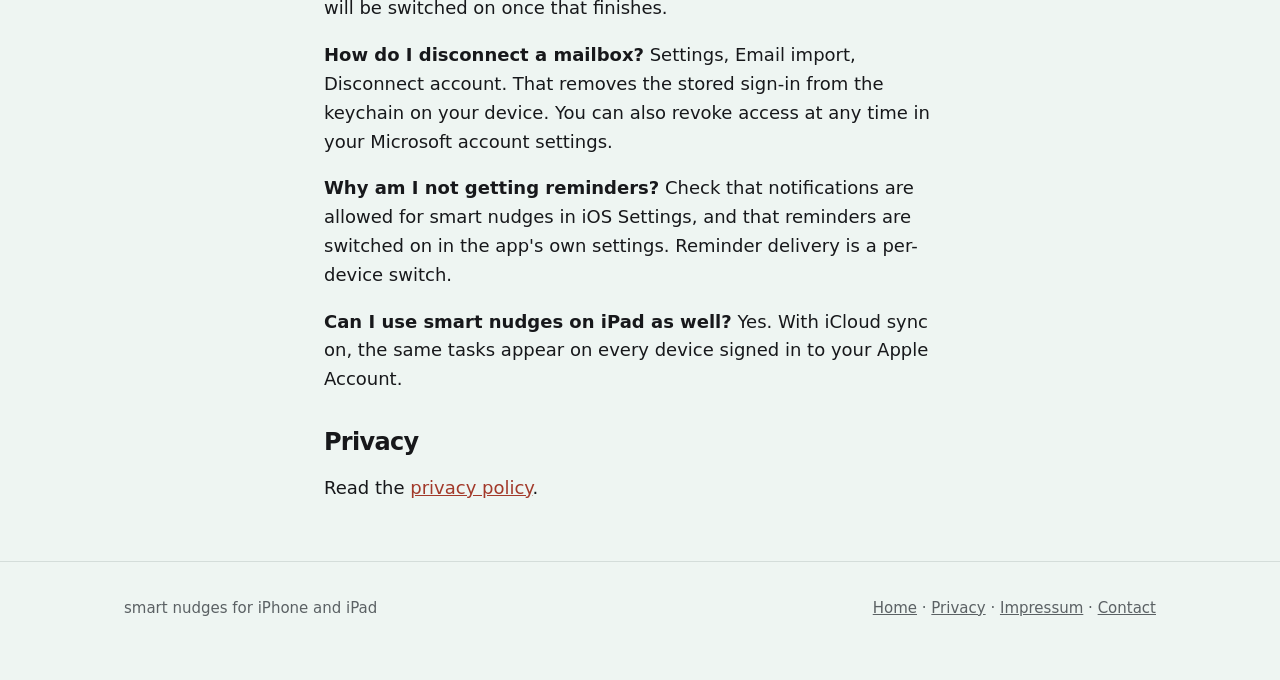
<file: support.html>
<!doctype html>
<html lang="en">
  <head>
    <meta charset="utf-8" />
    <meta name="viewport" content="width=device-width, initial-scale=1" />
    <title>smart nudges - Support</title>
    <meta name="description" content="Support for smart nudges, a to-do app for iPhone and iPad." />
    <link rel="apple-touch-icon" href="assets/img/icon-180.png" />
    <link rel="icon" href="assets/img/icon-180.png" />
    <link rel="stylesheet" href="site.css" />
  </head>
  <body>
    <header class="site-head">
      <a class="brand" href="./"><img src="assets/img/icon-180.png" alt="" />smart nudges</a>
      <nav class="site-nav">
        <a href="./">Home</a>
        <a href="privacy.html">Privacy</a>
      </nav>
    </header>

    <main class="prose">
      <h1>Support</h1>
      <p class="muted">A calm, tactile to-do app for iPhone and iPad.</p>

      <p>Questions, ideas or something not working? Open an issue on GitHub and it will be looked at promptly:</p>
      <p><a href="https://github.com/dsahm/nudge-site/issues">github.com/dsahm/nudge-site/issues</a></p>

      <h2 id="contact">Write a message</h2>
      <p>
        The fastest way to reach a person. An email address is needed so there is somewhere to answer.
      </p>
      <form class="contact-form" action="https://form.taxi/s/c2qzs9fs" method="post">
        <label for="cf-email">Your email</label>
        <input id="cf-email" type="email" name="email" required autocomplete="email" placeholder="you@example.com" />

        <label for="cf-message">Message</label>
        <textarea id="cf-message" name="message" rows="6" required placeholder="What is on your mind?"></textarea>

        <input type="text" name="_gotcha" tabindex="-1" autocomplete="off" aria-hidden="true" />
        <button type="submit">Send</button>
        <p class="form-note">
          The message and your email address are sent to Form.taxi, a form service in Germany, and
          forwarded to smart nudges by email. They are used only to answer you. See the
          <a href="privacy.html">privacy policy</a>.
        </p>
      </form>

      <h2>Frequently asked</h2>
      <p><strong>Do I have to subscribe?</strong> No. The first seven days are free. Afterwards, nudge pro is needed only to add new tasks. Everything you already have stays fully editable.</p>
      <p><strong>Where are my tasks stored?</strong> On your device and, if iCloud sync is on, in your private iCloud database. Nobody else can see them.</p>
      <p><strong>What does the email import do?</strong> Connect your Outlook, iCloud Mail or any IMAP mailbox in Settings, then send yourself an email whenever something comes to mind. smart nudges turns emails you send to yourself into tasks: the subject becomes the title, the text becomes notes and attached files come across as task files. A subject like &ldquo;Idea: plan the autumn weekend&rdquo; also tags the task Idea and keeps the rest as the title. When the same note arrives again, it joins the task you already have, adds only what the task does not already have and moves it to the top of the board. smart nudges only reads your inbox; your mailbox is never changed. Outlook is connected by signing in with Microsoft with read-only access. Gmail is not available yet: Google's review of read-only Gmail access is still running, and it will be switched on once that finishes.</p>
      <p><strong>How do I disconnect a mailbox?</strong> Settings, Email import, Disconnect account. That removes the stored sign-in from the keychain on your device. You can also revoke access at any time in your Microsoft account settings.</p>
      <p><strong>Why am I not getting reminders?</strong> Check that notifications are allowed for smart nudges in iOS Settings, and that reminders are switched on in the app's own settings. Reminder delivery is a per-device switch.</p>
      <p><strong>Can I use smart nudges on iPad as well?</strong> Yes. With iCloud sync on, the same tasks appear on every device signed in to your Apple Account.</p>

      <h2>Privacy</h2>
      <p>Read the <a href="privacy.html">privacy policy</a>.</p>
    </main>

    <footer class="site-foot">
      <div class="wrap">
        <span>smart nudges for iPhone and iPad</span>
        <span>
          <a href="./">Home</a> &middot;
          <a href="privacy.html">Privacy</a> &middot;
          <a href="impressum.html">Impressum</a> &middot;
          <a href="https://github.com/dsahm/nudge-site/issues">Contact</a>
        </span>
      </div>
    </footer>
  </body>
</html>
</file>
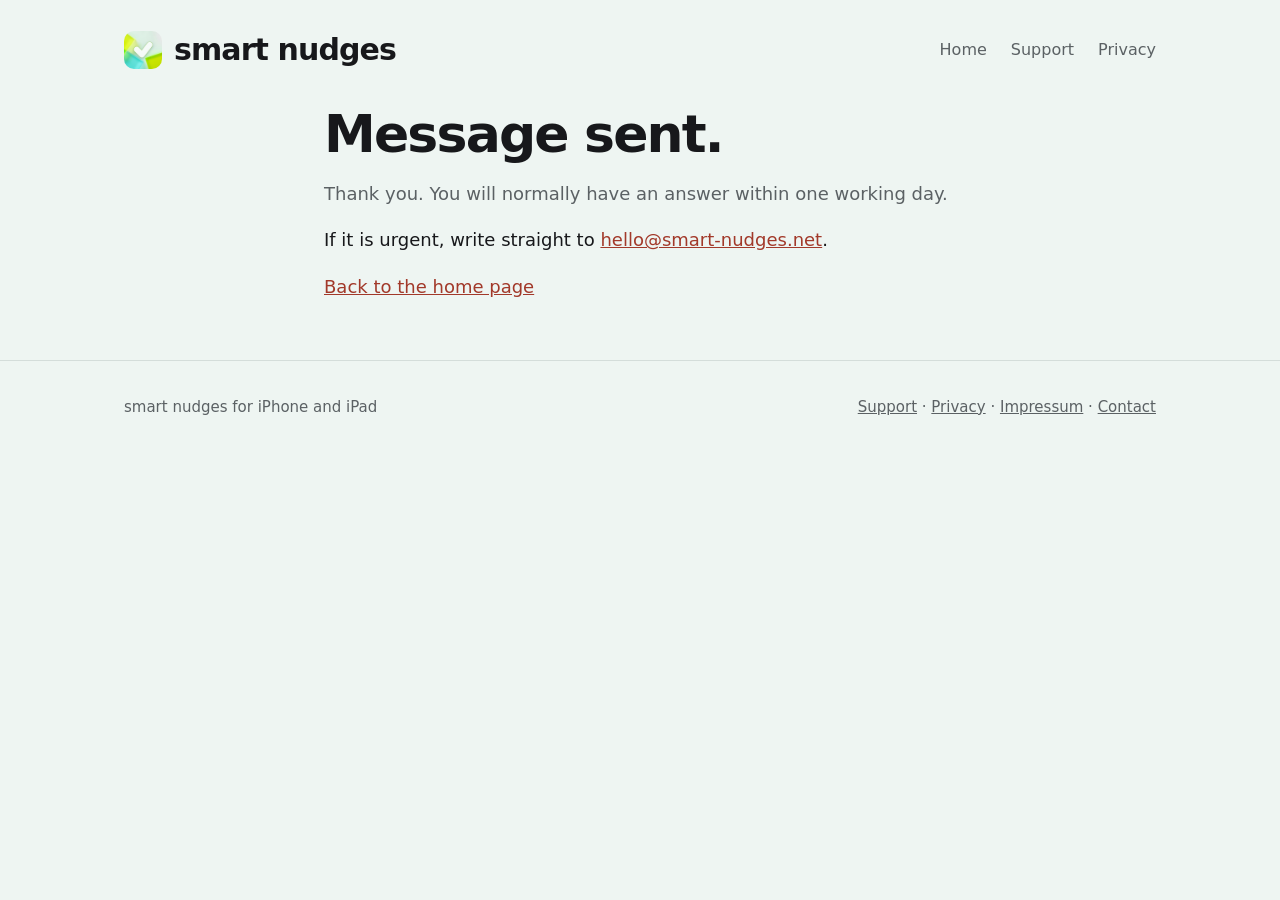
<file: thanks.html>
<!doctype html>
<html lang="en">
  <head>
    <meta charset="utf-8" />
    <meta name="viewport" content="width=device-width, initial-scale=1" />
    <title>smart nudges - Message sent</title>
    <meta name="robots" content="noindex" />
    <link rel="apple-touch-icon" href="assets/img/icon-180.png" />
    <link rel="icon" href="assets/img/icon-180.png" />
    <link rel="stylesheet" href="site.css" />
  </head>
  <body>
    <header class="site-head">
      <a class="brand" href="./"><img src="assets/img/icon-180.png" alt="" />smart nudges</a>
      <nav class="site-nav">
        <a href="./">Home</a>
        <a href="support.html">Support</a>
        <a href="privacy.html">Privacy</a>
      </nav>
    </header>

    <main class="prose">
      <h1>Message sent.</h1>
      <p class="muted">Thank you. You will normally have an answer within one working day.</p>
      <p>
        If it is urgent, write straight to
        <a href="mailto:hello@smart-nudges.net">hello@smart-nudges.net</a>.
      </p>
      <p><a href="./">Back to the home page</a></p>
    </main>

    <footer class="site-foot">
      <div class="wrap">
        <span>smart nudges for iPhone and iPad</span>
        <span>
          <a href="support.html">Support</a> &middot;
          <a href="privacy.html">Privacy</a> &middot;
          <a href="impressum.html">Impressum</a> &middot;
          <a href="https://github.com/dsahm/nudge-site/issues">Contact</a>
        </span>
      </div>
    </footer>
  </body>
</html>
</file>
<file: site.css>
:root {
  color-scheme: light dark;
  --ink: #17181b;
  --muted: #5b6164;
  --line: rgba(30, 50, 45, 0.12);
  --accent: #a2392a;
  --accent-ink: #ffffff;
  --cta: #2f6f52;
  --cta-ink: #ffffff;
  --ground: #eef5f2;
  --card: rgba(255, 255, 255, 0.78);
  --card-solid: #ffffff;
  --shadow: 0 18px 40px rgba(30, 60, 55, 0.1);
  --radius: 28px;
  --maxw: 1080px;
}

@media (prefers-color-scheme: dark) {
  :root {
    --ink: #ecedf0;
    --muted: #a3a9ad;
    --line: rgba(255, 255, 255, 0.14);
    --accent: #e08a78;
    --accent-ink: #1a1114;
    --cta: #35815f;
    --cta-ink: #ffffff;
    --ground: #101316;
    --card: rgba(255, 255, 255, 0.06);
    --card-solid: #171b1f;
    --shadow: 0 18px 40px rgba(0, 0, 0, 0.4);
  }
}

* {
  box-sizing: border-box;
}

html {
  scroll-behavior: smooth;
}

body {
  margin: 0;
  overflow-x: hidden;
  background: var(--ground);
  color: var(--ink);
  font-family: -apple-system, BlinkMacSystemFont, "SF Pro Text", system-ui, "Helvetica Neue", Arial, sans-serif;
  font-size: 18px;
  line-height: 1.6;
  -webkit-font-smoothing: antialiased;
}

.wrap {
  max-width: var(--maxw);
  margin: 0 auto;
  padding: 0 24px;
}

a {
  color: var(--accent);
}

/* header */
.site-head {
  flex-wrap: wrap;
  row-gap: 10px;
  position: relative;
  z-index: 2;
  display: flex;
  align-items: center;
  justify-content: space-between;
  gap: 20px;
  max-width: var(--maxw);
  margin: 0 auto;
  padding: 26px 24px;
}

.brand {
  display: flex;
  align-items: center;
  gap: 12px;
  font-size: 30px;
  font-weight: 700;
  letter-spacing: -0.03em;
  color: var(--ink);
  text-decoration: none;
}

.brand img {
  width: 38px;
  height: 38px;
  border-radius: 10px;
}

.site-nav {
  display: flex;
  align-items: center;
  gap: 24px;
  font-size: 16px;
}

.site-nav a {
  color: var(--muted);
  text-decoration: none;
}

.site-nav a:hover {
  color: var(--ink);
}

/* hero */
.hero {
  position: relative;
  overflow: hidden;
  padding: 40px 0 72px;
}

.hero-bg {
  position: absolute;
  inset: -60px -60px auto -60px;
  height: 720px;
  background: url("assets/img/hero-bg.jpg") center 30% / cover no-repeat;
  filter: blur(46px) saturate(1.05);
  opacity: 0.75;
}

.hero-fade {
  position: absolute;
  inset: 0;
  background: linear-gradient(180deg, rgba(238, 245, 242, 0.55) 0%, rgba(238, 245, 242, 0.88) 55%, var(--ground) 100%);
}

@media (prefers-color-scheme: dark) {
  .hero-bg {
    opacity: 0.22;
  }
  .hero-fade {
    background: linear-gradient(180deg, rgba(16, 19, 22, 0.55) 0%, rgba(16, 19, 22, 0.9) 55%, var(--ground) 100%);
  }
}

.hero-inner {
  position: relative;
  z-index: 1;
  text-align: center;
}

h1 {
  margin: 0 0 18px;
  font-size: clamp(44px, 7vw, 78px);
  line-height: 1.03;
  letter-spacing: -0.035em;
  font-weight: 700;
}

.lede {
  margin: 0 auto 30px;
  max-width: 640px;
  font-size: clamp(19px, 2.2vw, 23px);
  color: var(--muted);
}

.cta-row {
  display: flex;
  flex-wrap: wrap;
  gap: 14px;
  justify-content: center;
  align-items: center;
  margin-bottom: 14px;
}

.btn {
  display: inline-flex;
  align-items: center;
  gap: 10px;
  padding: 15px 26px;
  border-radius: 999px;
  background: var(--cta);
  color: var(--cta-ink);
  font-size: 17px;
  font-weight: 600;
  text-decoration: none;
  border: none;
}

.btn.secondary {
  background: var(--card-solid);
  color: var(--ink);
  box-shadow: inset 0 0 0 1px var(--line);
}

.note {
  font-size: 15px;
  color: var(--muted);
}

/* sections */
section {
  padding: 56px 0;
}

h2 {
  margin: 0 0 14px;
  font-size: clamp(32px, 4vw, 46px);
  line-height: 1.08;
  letter-spacing: -0.03em;
  font-weight: 700;
}

h3 {
  margin: 0 0 8px;
  font-size: 21px;
  letter-spacing: -0.01em;
}

.sub {
  margin: 0 0 28px;
  max-width: 620px;
  color: var(--muted);
}

.split {
  display: grid;
  grid-template-columns: 1fr 1fr;
  gap: 48px;
  align-items: center;
}

.split.narrow-media {
  grid-template-columns: 1.15fr 0.85fr;
}

ul.points {
  margin: 0;
  padding: 0;
  list-style: none;
}

ul.points li {
  position: relative;
  padding: 0 0 0 26px;
  margin-bottom: 14px;
}

ul.points li::before {
  content: "";
  position: absolute;
  left: 0;
  top: 11px;
  width: 9px;
  height: 9px;
  border-radius: 3px;
  background: var(--accent);
}

/* media */
figure {
  margin: 0;
}

video {
  display: block;
  width: 100%;
  border-radius: 22px;
  background: #000;
  box-shadow: var(--shadow);
}

video.portrait {
  max-width: 320px;
  margin: 0 auto;
}

figcaption {
  margin-top: 10px;
  font-size: 14px;
  color: var(--muted);
  text-align: center;
}

.shots {
  display: grid;
  grid-template-columns: repeat(4, 1fr);
  gap: 20px;
}

.shots img {
  width: 100%;
  border-radius: 20px;
  box-shadow: var(--shadow);
}

/* cards */
.cards {
  display: grid;
  grid-template-columns: repeat(3, 1fr);
  gap: 20px;
}

.card {
  background: var(--card);
  border: 1px solid var(--line);
  border-radius: var(--radius);
  padding: 26px;
  box-shadow: var(--shadow);
}

.card p {
  margin: 0;
  color: var(--muted);
  font-size: 16px;
}

/* prose pages */
.prose {
  max-width: 680px;
  margin: 0 auto;
  padding: 8px 24px 40px;
}

.prose h1 {
  font-size: clamp(36px, 5vw, 52px);
  text-align: left;
}

.prose h2 {
  font-size: 24px;
  margin-top: 36px;
}

.prose .muted {
  color: var(--muted);
}

.prose code {
  font-size: 0.92em;
  padding: 2px 6px;
  border-radius: 6px;
  background: var(--card);
}

/* faq */
.faq {
  border-top: 1px solid var(--line);
}

.faq details {
  border-bottom: 1px solid var(--line);
  padding: 18px 0;
}

.faq summary {
  cursor: pointer;
  font-size: 19px;
  font-weight: 600;
  letter-spacing: -0.01em;
}

.faq p {
  margin: 12px 0 0;
  color: var(--muted);
}

/* footer */
.site-foot {
  border-top: 1px solid var(--line);
  padding: 34px 0 60px;
  color: var(--muted);
  font-size: 15px;
}

.site-foot .wrap {
  display: flex;
  flex-wrap: wrap;
  gap: 18px;
  justify-content: space-between;
}

.site-foot a {
  color: var(--muted);
}

@media (max-width: 860px) {
  .split,
  .split.narrow-media {
    grid-template-columns: 1fr;
    gap: 28px;
  }
  .cards {
    grid-template-columns: 1fr;
  }
  .shots {
    grid-template-columns: repeat(2, 1fr);
  }
  .site-nav {
    gap: 16px;
    font-size: 15px;
  }
  .brand {
    font-size: 26px;
  }
}

@media (max-width: 640px) {
  .site-head {
    padding: 20px 20px 14px;
  }
  .site-nav {
    gap: 18px;
  }
  .site-nav .sm-hide {
    display: none;
  }
  .wrap {
    padding: 0 20px;
  }
  section {
    padding: 40px 0;
  }
  .shots {
    grid-template-columns: repeat(2, 1fr);
    gap: 14px;
  }
  .btn {
    width: 100%;
    justify-content: center;
  }
}

/* contact form */
.contact-form {
  display: flex;
  flex-direction: column;
  gap: 8px;
  margin: 0 0 8px;
}

.contact-form label {
  font-size: 15px;
  font-weight: 600;
  margin-top: 10px;
}

.contact-form input[type="email"],
.contact-form textarea {
  font: inherit;
  font-size: 17px;
  color: var(--ink);
  background: var(--card-solid);
  border: 1px solid var(--line);
  border-radius: 14px;
  padding: 12px 14px;
  width: 100%;
}

.contact-form input[type="email"]:focus,
.contact-form textarea:focus {
  outline: 2px solid var(--cta);
  outline-offset: 1px;
}

.contact-form textarea {
  resize: vertical;
  min-height: 140px;
}

.contact-form input[name="_gotcha"] {
  position: absolute;
  left: -9999px;
  width: 1px;
  height: 1px;
  opacity: 0;
}

.contact-form button {
  align-self: flex-start;
  margin-top: 16px;
  padding: 14px 28px;
  border: none;
  border-radius: 999px;
  background: var(--cta);
  color: var(--cta-ink);
  font: inherit;
  font-size: 17px;
  font-weight: 600;
  cursor: pointer;
}

.form-note {
  margin: 14px 0 0;
  font-size: 14px;
  color: var(--muted);
}
</file>
